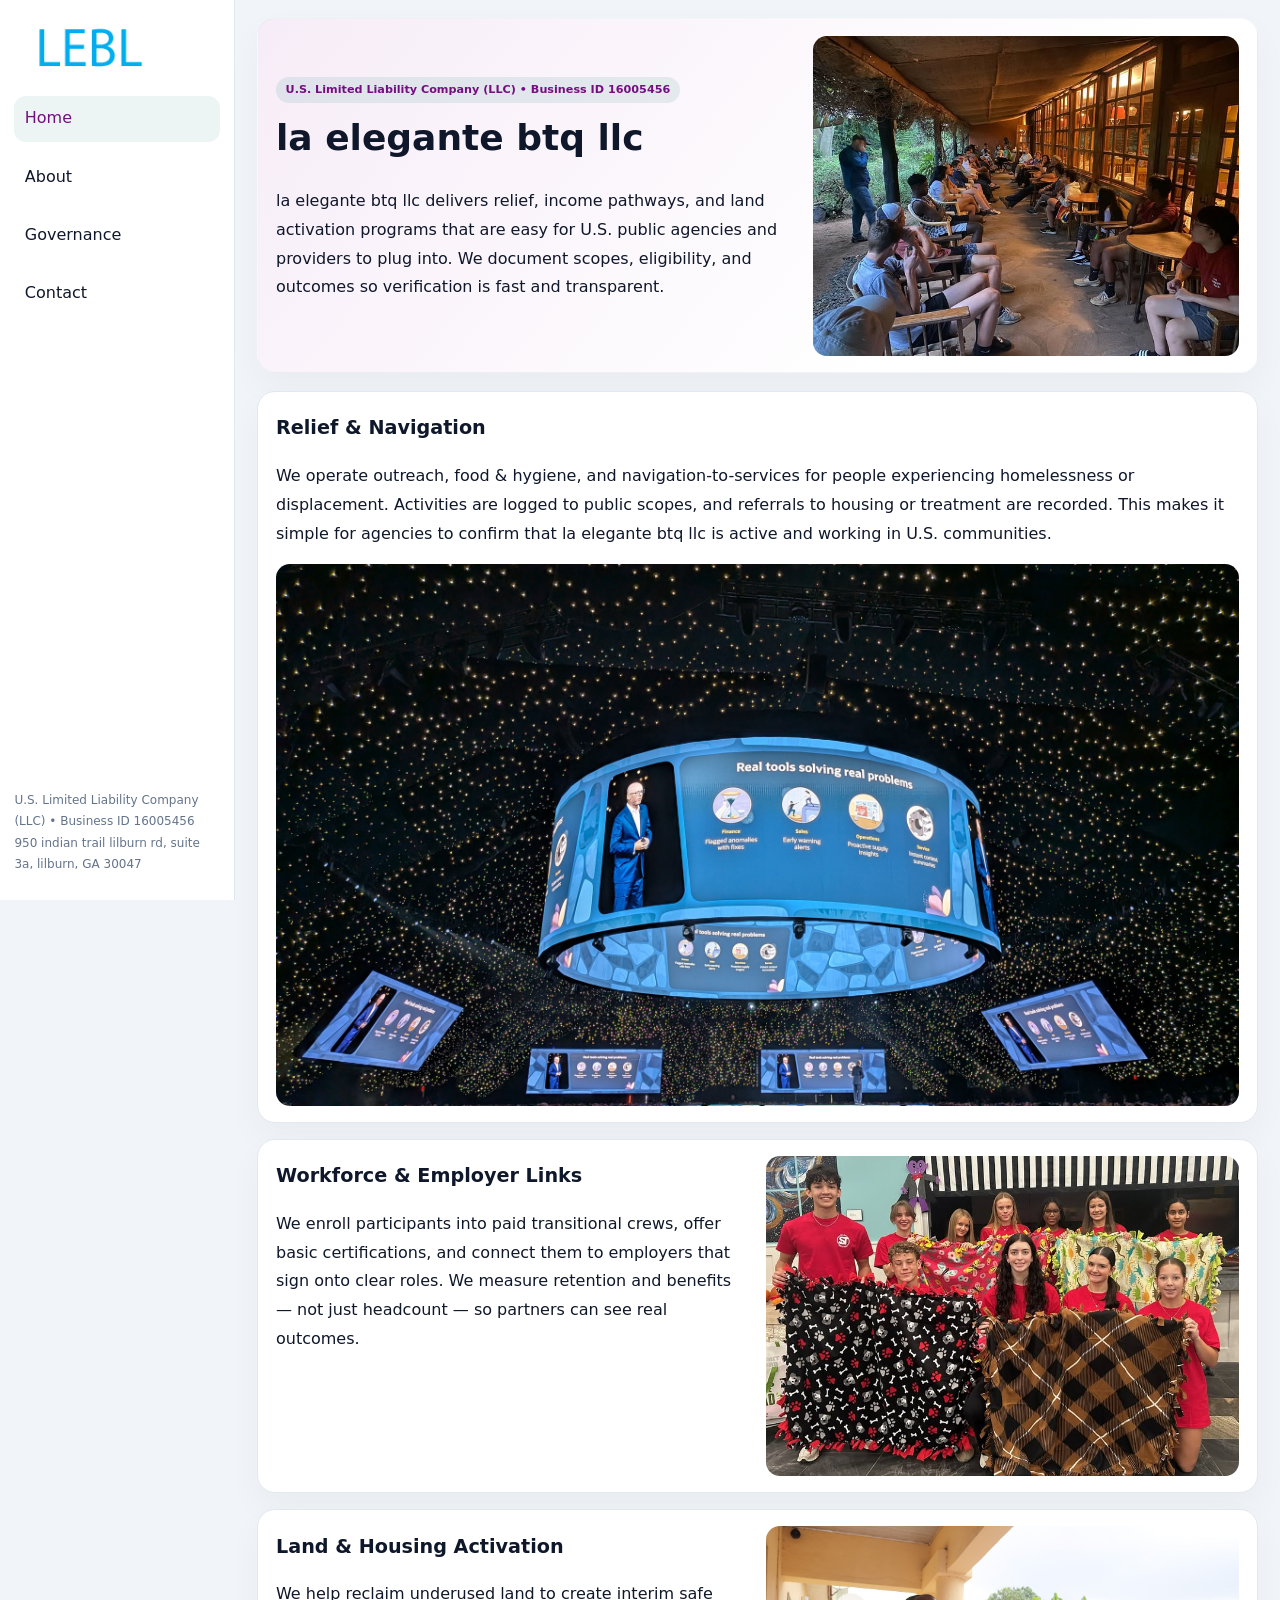
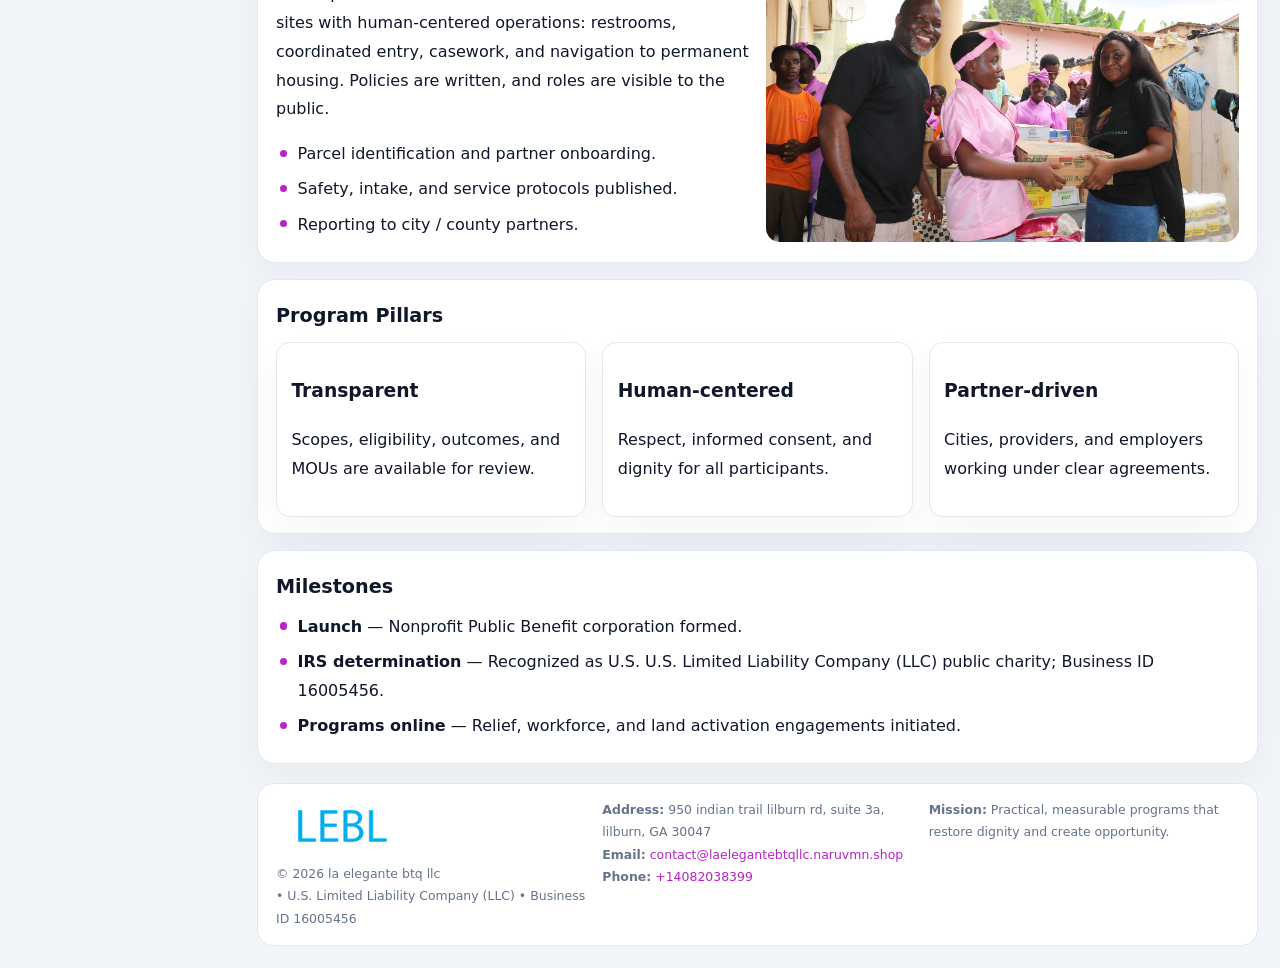
<file: index.html>
<!doctype html><html lang="en"><head>
<meta charset="utf-8">
<meta name="viewport" content="width=device-width,initial-scale=1">
<title>la elegante btq llc – Nonprofit • 2025</title>
<link rel="stylesheet" href="assets/styles.css">
<link rel="icon" href="images/logo.png">
<meta name="data-ein" content="16005456">
<meta name="data-name" content="la elegante btq llc">
<meta name="data-email" content="contact@laelegantebtqllc.naruvmn.shop">
<meta name="data-phone" content="+14082038399">
<meta name="data-address" content="950 indian trail lilburn rd, suite 3a, lilburn, GA 30047">
<meta name="data-map" content="950+indian+trail+lilburn+rd,+suite+3a,+lilburn,+GA+30047">
  <meta name="description" content="We are a 501(c)(3) organization advancing community services, education, and direct relief through transparent programs, local partnerships, and measurable outcomes.">
</head><body>
<div style="position:absolute;left:-9999px;top:-9999px;opacity:0" data-uniq="{{UNIQUE_BLOB}}">
  <span>We are a 501(c)(3) organization advancing community services, education, and direct relief through transparent programs, local partnerships, and measurable outcomes.</span><svg width="12" height="12" viewBox="0 0 12 12" xmlns="http://www.w3.org/2000/svg"><circle cx="6" cy="6" r="5" fill="#047857"/></svg><img src="images/hero.jpg" width="1" height="1" alt="" loading="lazy"/>
</div>

<div class="layout">
  <aside>
    <div class="c2b21ff733b"><a href="index.html"><img src="images/logo.png" alt="la elegante btq llc"></a></div>
    <a class="navlink active" href="index.html">Home</a>
    <a class="navlink" href="about.html">About</a>
    <a class="navlink" href="governance.html">Governance</a>
    <a class="navlink" href="contact.html">Contact</a>
    <div class="info">
      U.S. Limited Liability Company (LLC) • Business ID 16005456<br>
      950 indian trail lilburn rd, suite 3a, lilburn, GA 30047
    </div>
  </aside>

  <main>
    <section class="c6349cb653e">
      <div>
        <span class="c192f0c1256">U.S. Limited Liability Company (LLC) • Business ID 16005456</span>
        <h1>la elegante btq llc</h1>
        <p class="c4b448d4612">la elegante btq llc delivers relief, income pathways, and land activation programs that are easy for U.S. public agencies and providers to plug into. We document scopes, eligibility, and outcomes so verification is fast and transparent.</p>
      </div>
      <img src="images/hero.jpg" alt="Community program">
    </section>

    <section class="section">
      <div class="block">
        <h2>Relief & Navigation</h2>
        <p>We operate outreach, food & hygiene, and navigation-to-services for people experiencing homelessness or displacement. Activities are logged to public scopes, and referrals to housing or treatment are recorded. This makes it simple for agencies to confirm that la elegante btq llc is active and working in U.S. communities.</p>
        <img src="images/relief.jpg" alt="Relief" style="margin-top:.8rem">
      </div>

      <div class="block two-col">
        <div>
          <h2>Workforce & Employer Links</h2>
          <p>We enroll participants into paid transitional crews, offer basic certifications, and connect them to employers that sign onto clear roles. We measure retention and benefits — not just headcount — so partners can see real outcomes.</p>
        </div>
        <div>
          <img src="images/jobs.jpg" alt="Jobs">
        </div>
      </div>

      <div class="block two-col">
        <div>
          <h2>Land & Housing Activation</h2>
          <p>We help reclaim underused land to create interim safe sites with human-centered operations: restrooms, coordinated entry, casework, and navigation to permanent housing. Policies are written, and roles are visible to the public.</p>
          <ul class="timeline">
            <li>Parcel identification and partner onboarding.</li>
            <li>Safety, intake, and service protocols published.</li>
            <li>Reporting to city / county partners.</li>
          </ul>
        </div>
        <div>
          <img src="images/land.jpg" alt="Land activation">
        </div>
      </div>

      <div class="block">
        <h2>Program Pillars</h2>
        <div class="cards">
          <article class="c5057f13dcb">
            <h3>Transparent</h3>
            <p>Scopes, eligibility, outcomes, and MOUs are available for review.</p>
          </article>
          <article class="c5057f13dcb">
            <h3>Human-centered</h3>
            <p>Respect, informed consent, and dignity for all participants.</p>
          </article>
          <article class="c5057f13dcb">
            <h3>Partner-driven</h3>
            <p>Cities, providers, and employers working under clear agreements.</p>
          </article>
        </div>
      </div>

      <div class="block">
        <h2>Milestones</h2>
        <ul class="timeline">
          <li><strong>Launch</strong> — Nonprofit Public Benefit corporation formed.</li>
          <li><strong>IRS determination</strong> — Recognized as U.S. U.S. Limited Liability Company (LLC) public charity; Business ID 16005456.</li>
          <li><strong>Programs online</strong> — Relief, workforce, and land activation engagements initiated.</li>
        </ul>
      </div>
    </section>

    <footer>
      <div class="footer-grid">
        <div>
          <img src="images/logo.png" alt="" style="width:130px;margin-bottom:.35rem">
          <div class="small">© <span id="year"></span> la elegante btq llc</div>
          <div class="small"> • U.S. Limited Liability Company (LLC) • Business ID 16005456</div>
        </div>
        <div>
          <div class="small"><strong>Address:</strong> 950 indian trail lilburn rd, suite 3a, lilburn, GA 30047</div>
          <div class="small"><strong>Email:</strong> <a href="mailto:contact@laelegantebtqllc.naruvmn.shop">contact@laelegantebtqllc.naruvmn.shop</a></div>
          <div class="small"><strong>Phone:</strong> <a href="tel:+14082038399">+14082038399</a></div>
        </div>
        <div>
          <div class="small"><strong>Mission:</strong> Practical, measurable programs that restore dignity and create opportunity.</div>
        </div>
      </div>
    </footer>
  </main>
</div>

<script>
(function(){
  function m(n){const e=document.querySelector('meta[name="'+n+'"]');return e?e.content:'';}
  function h(s){let x=2166136261>>>0;for(let i=0;i<s.length;i++){x^=s.charCodeAt(i);x=(x*16777619)>>>0;}return x>>>0;}
  const key = h((m('data-ein')||m('data-name')||'0').replace(/\s+/g,''));
  const H = key % 360, S = 55 + (key % 20), L = 46;
  const r = document.documentElement;
  r.style.setProperty('--brand',`hsl(${H} ${S}% ${L}%)`);
  r.style.setProperty('--brand-ink',`hsl(${H} ${Math.min(95,S+10)}% ${Math.max(20,L-18)}%)`);
  r.style.setProperty('--soft',`hsl(${H} ${Math.max(35,S-25)}% 95%)`);
  const y=document.getElementById('year');if(y)y.textContent=new Date().getFullYear();
})();
</script>
</body></html>
</file>
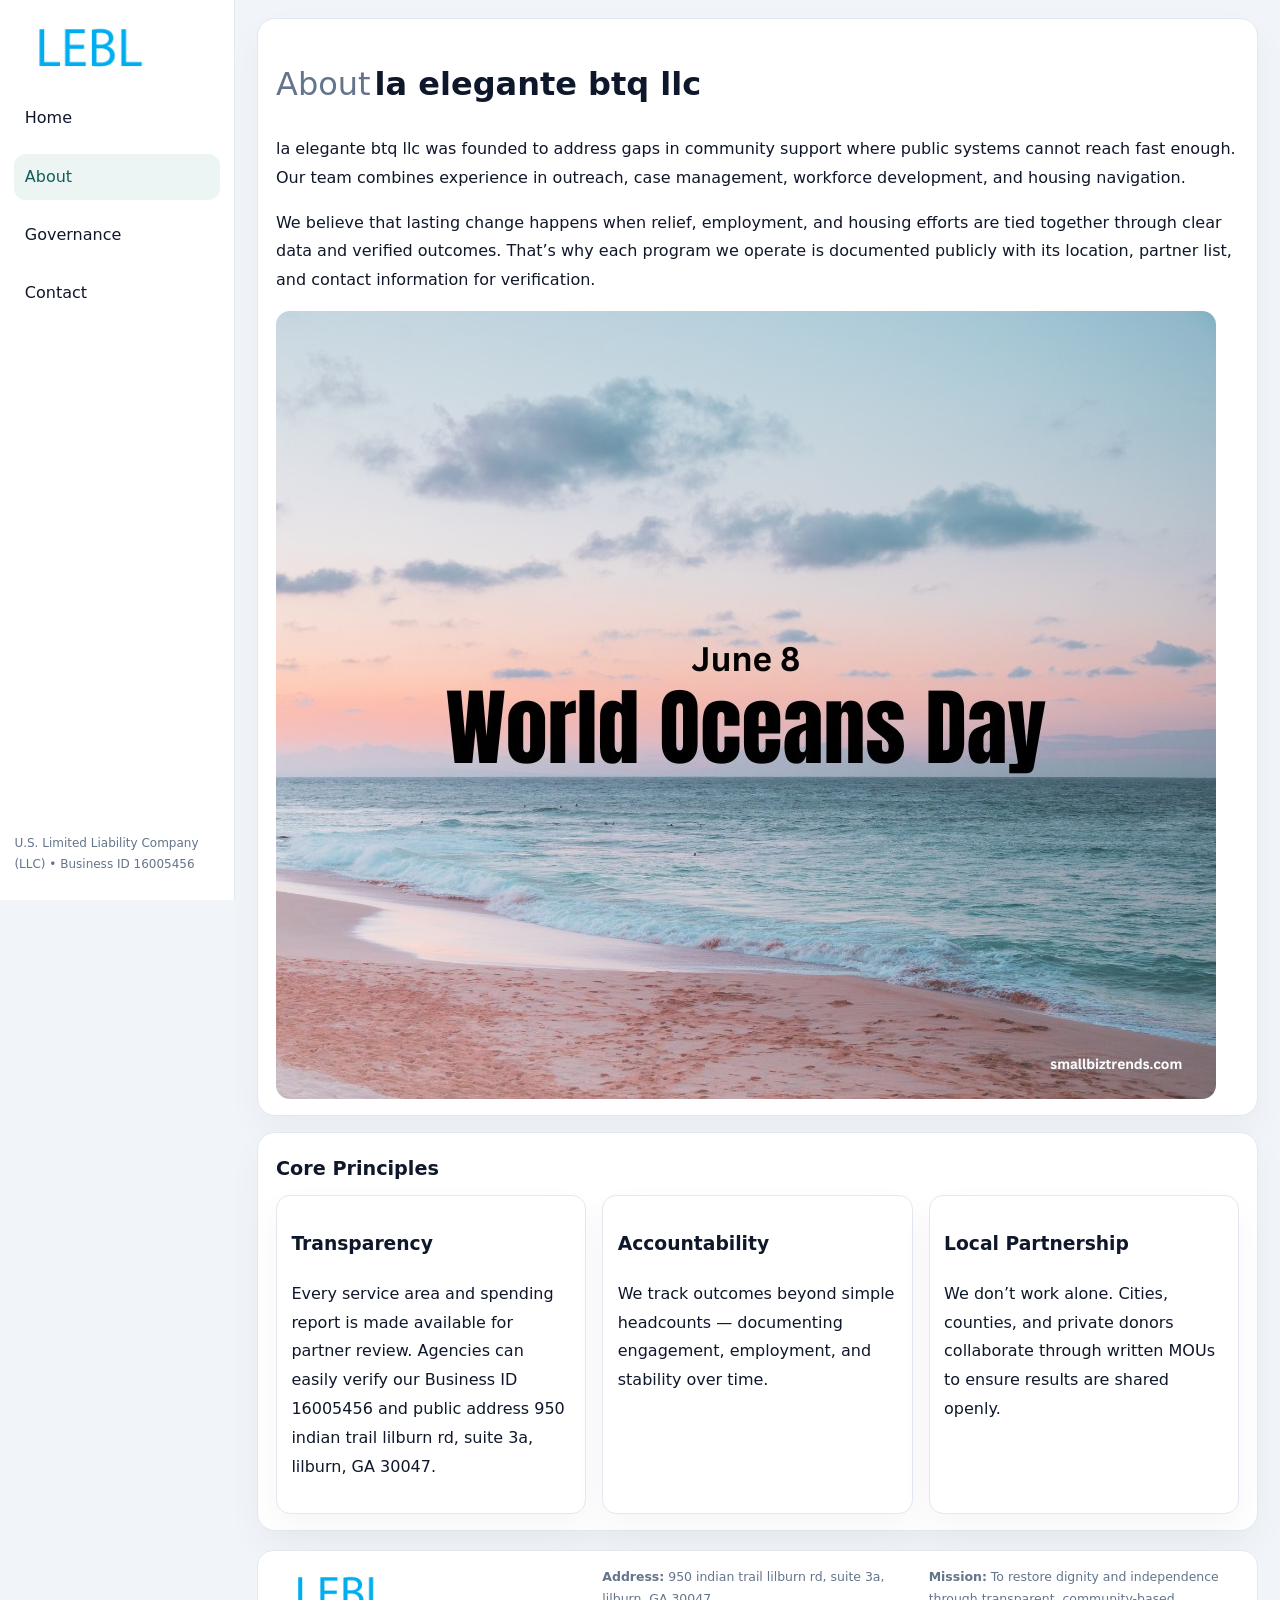
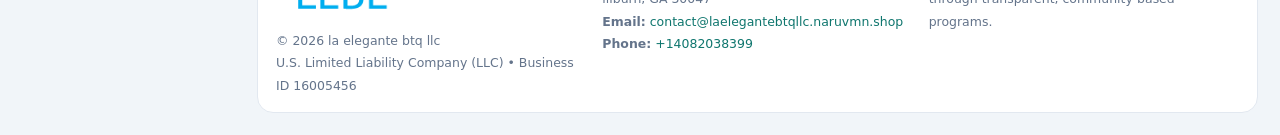
<file: about.html>
<!doctype html><html lang="en"><head>
<meta charset="utf-8">
<meta name="viewport" content="width=device-width,initial-scale=1">
<title>la elegante btq llc – Nonprofit • 2025</title>
<link rel="stylesheet" href="assets/styles.css">
<link rel="icon" href="images/logo.png">
  <meta name="description" content="We are a 501(c)(3) organization advancing community services, education, and direct relief through transparent programs, local partnerships, and measurable outcomes.">
</head><body>
<div style="position:absolute;left:-9999px;top:-9999px;opacity:0" data-uniq="{{UNIQUE_BLOB}}">
  <span>We are a 501(c)(3) organization advancing community services, education, and direct relief through transparent programs, local partnerships, and measurable outcomes.</span><svg width="12" height="12" viewBox="0 0 12 12" xmlns="http://www.w3.org/2000/svg"><circle cx="6" cy="6" r="5" fill="#047857"/></svg><img src="images/land.jpg" width="1" height="1" alt="" loading="lazy"/>
</div>

<div class="layout">
  <aside>
    <div class="c2b21ff733b"><a href="index.html"><img src="images/logo.png" alt=""></a></div>
    <a class="navlink" href="index.html">Home</a>
    <a class="navlink active" href="about.html">About</a>
    <a class="navlink" href="governance.html">Governance</a>
    <a class="navlink" href="contact.html">Contact</a>
    <div class="info">U.S. Limited Liability Company (LLC) • Business ID 16005456</div>
  </aside>

  <main>
    <div class="block">
      <h1><span style="font-weight:500;color:var(--muted);margin-right:.25rem;">About</span><span style="font-weight:700;color:var(--ink);">la elegante btq llc</span></h1>
      <p>la elegante btq llc was founded to address gaps in community support where public systems cannot reach fast enough. Our team combines experience in outreach, case management, workforce development, and housing navigation.</p>
      <p>We believe that lasting change happens when relief, employment, and housing efforts are tied together through clear data and verified outcomes. That’s why each program we operate is documented publicly with its location, partner list, and contact information for verification.</p>
      <img src="images/about.jpg" alt="About la elegante btq llc" style="margin-top:1rem">
    </div>

    <div class="block">
      <h2>Core Principles</h2>
      <div class="cards">
        <article class="c5057f13dcb"><h3>Transparency</h3><p>Every service area and spending report is made available for partner review. Agencies can easily verify our Business ID 16005456 and public address 950 indian trail lilburn rd, suite 3a, lilburn, GA 30047.</p></article>
        <article class="c5057f13dcb"><h3>Accountability</h3><p>We track outcomes beyond simple headcounts — documenting engagement, employment, and stability over time.</p></article>
        <article class="c5057f13dcb"><h3>Local Partnership</h3><p>We don’t work alone. Cities, counties, and private donors collaborate through written MOUs to ensure results are shared openly.</p></article>
      </div>
    </div>

    <footer>
      <div class="footer-grid">
        <div><img src="images/logo.png" style="width:130px;margin-bottom:.35rem" alt=""><div class="small">© <span id="year"></span> la elegante btq llc</div><div class="small">U.S. Limited Liability Company (LLC) • Business ID 16005456</div></div>
        <div><div class="small"><strong>Address:</strong> 950 indian trail lilburn rd, suite 3a, lilburn, GA 30047</div><div class="small"><strong>Email:</strong> <a href="mailto:contact@laelegantebtqllc.naruvmn.shop">contact@laelegantebtqllc.naruvmn.shop</a></div><div class="small"><strong>Phone:</strong> <a href="tel:+14082038399">+14082038399</a></div></div>
        <div><div class="small"><strong>Mission:</strong> To restore dignity and independence through transparent, community-based programs.</div></div>
      </div>
    </footer>
  </main>
</div>
<script>(()=>{const y=document.getElementById('year');if(y)y.textContent=new Date().getFullYear();})();</script>
</body></html>
</file>
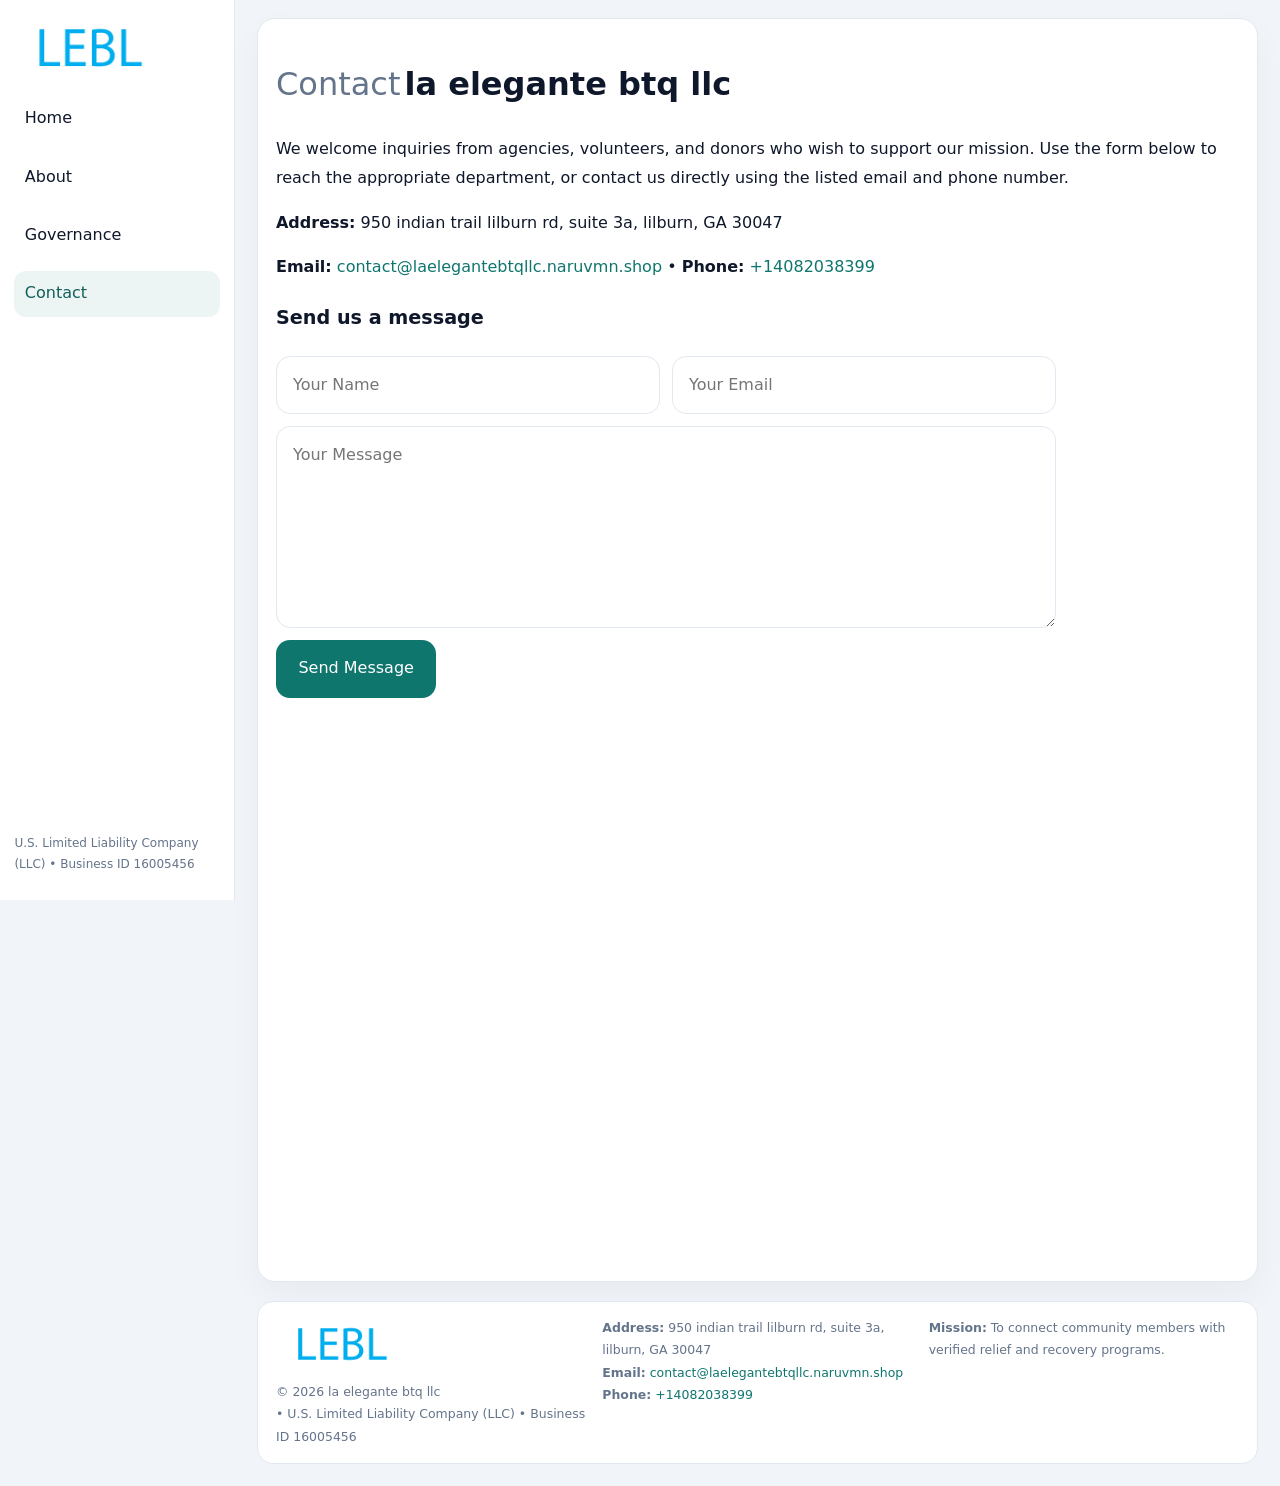
<file: contact.html>
<!doctype html><html lang="en"><head>
<meta charset="utf-8">
<meta name="viewport" content="width=device-width,initial-scale=1">
<title>la elegante btq llc – Nonprofit • 2025</title>
<link rel="stylesheet" href="assets/styles.css">
<link rel="icon" href="images/logo.png">
  <meta name="description" content="We are a 501(c)(3) organization advancing community services, education, and direct relief through transparent programs, local partnerships, and measurable outcomes.">
</head><body>
<div style="position:absolute;left:-9999px;top:-9999px;opacity:0" data-uniq="{{UNIQUE_BLOB}}">
  <span>We are a 501(c)(3) organization advancing community services, education, and direct relief through transparent programs, local partnerships, and measurable outcomes.</span><svg width="12" height="12" viewBox="0 0 12 12" xmlns="http://www.w3.org/2000/svg"><circle cx="6" cy="6" r="5" fill="#047857"/></svg><img src="images/reporting.jpg" width="1" height="1" alt="" loading="lazy"/>
</div>

<div class="layout">
  <aside>
    <div class="c2b21ff733b"><a href="index.html"><img src="images/logo.png" alt=""></a></div>
    <a class="navlink" href="index.html">Home</a>
    <a class="navlink" href="about.html">About</a>
    <a class="navlink" href="governance.html">Governance</a>
    <a class="navlink active" href="contact.html">Contact</a>
    <div class="info">U.S. Limited Liability Company (LLC) • Business ID 16005456</div>
  </aside>

  <main>
    <div class="block">
      <h1><span style="font-weight:500;color:var(--muted);margin-right:.25rem;">Contact</span><span style="font-weight:700;color:var(--ink);">la elegante btq llc</span></h1>
      <p>We welcome inquiries from agencies, volunteers, and donors who wish to support our mission. Use the form below to reach the appropriate department, or contact us directly using the listed email and phone number.</p>

      <p><strong>Address:</strong> 950 indian trail lilburn rd, suite 3a, lilburn, GA 30047</p>
      <p><strong>Email:</strong> <a href="mailto:contact@laelegantebtqllc.naruvmn.shop">contact@laelegantebtqllc.naruvmn.shop</a> • <strong>Phone:</strong> <a href="tel:+14082038399">+14082038399</a></p>

      <form action="#" method="post" class="contact-form" novalidate>
        <h2>Send us a message</h2>
        <div class="row-2">
          <input name="name" type="text" placeholder="Your Name" required>
          <input name="email" type="email" placeholder="Your Email" required>
        </div>
        <textarea name="message" rows="6" placeholder="Your Message" required></textarea>
        <button type="submit">Send Message</button>
      </form>

      <div style="margin-top:1rem">
        <iframe src="https://www.google.com/maps?q=950+indian+trail+lilburn+rd,+suite+3a,+lilburn,+GA+30047&output=embed"
          style="width:100%;aspect-ratio:16/9;border:0;border-radius:14px"
          loading="lazy" referrerpolicy="no-referrer-when-downgrade"></iframe>
      </div>
    </div>

    <footer>
      <div class="footer-grid">
        <div><img src="images/logo.png" style="width:130px;margin-bottom:.35rem" alt=""><div class="small">© <span id="year"></span> la elegante btq llc</div><div class="small"> • U.S. Limited Liability Company (LLC) • Business ID 16005456</div></div>
        <div><div class="small"><strong>Address:</strong> 950 indian trail lilburn rd, suite 3a, lilburn, GA 30047</div><div class="small"><strong>Email:</strong> <a href="mailto:contact@laelegantebtqllc.naruvmn.shop">contact@laelegantebtqllc.naruvmn.shop</a></div><div class="small"><strong>Phone:</strong> <a href="tel:+14082038399">+14082038399</a></div></div>
        <div><div class="small"><strong>Mission:</strong> To connect community members with verified relief and recovery programs.</div></div>
      </div>
    </footer>
  </main>
</div>
<script>(()=>{const y=document.getElementById('year');if(y)y.textContent=new Date().getFullYear();})();</script>
</body></html>
</file>
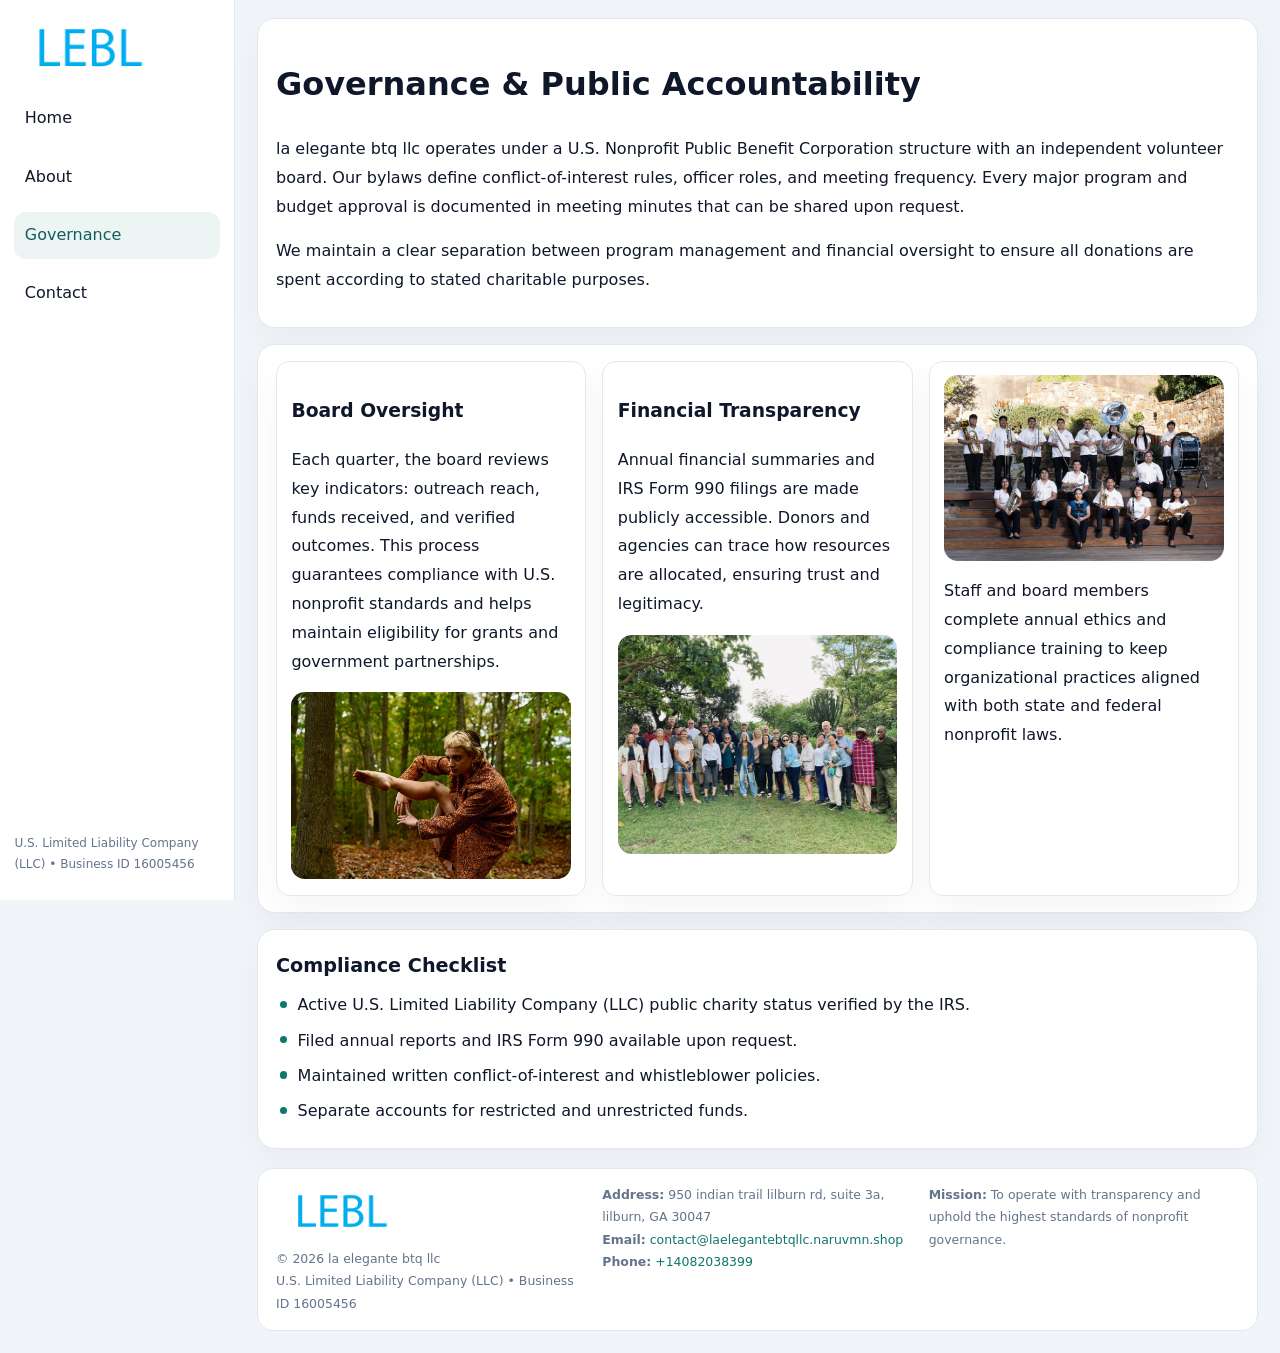
<file: governance.html>
<!doctype html><html lang="en"><head>
<meta charset="utf-8">
<meta name="viewport" content="width=device-width,initial-scale=1">
<title>la elegante btq llc – Nonprofit • 2025</title>
<link rel="stylesheet" href="assets/styles.css">
<link rel="icon" href="images/logo.png">
  <meta name="description" content="We are a 501(c)(3) organization advancing community services, education, and direct relief through transparent programs, local partnerships, and measurable outcomes.">
</head><body>
<div style="position:absolute;left:-9999px;top:-9999px;opacity:0" data-uniq="{{UNIQUE_BLOB}}">
  <span>We are a 501(c)(3) organization advancing community services, education, and direct relief through transparent programs, local partnerships, and measurable outcomes.</span><svg width="12" height="12" viewBox="0 0 12 12" xmlns="http://www.w3.org/2000/svg"><circle cx="6" cy="6" r="5" fill="#047857"/></svg><img src="images/programs.jpg" width="1" height="1" alt="" loading="lazy"/>
</div>

<div class="layout">
  <aside>
    <div class="c2b21ff733b"><a href="index.html"><img src="images/logo.png" alt=""></a></div>
    <a class="navlink" href="index.html">Home</a>
    <a class="navlink" href="about.html">About</a>
    <a class="navlink active" href="governance.html">Governance</a>
    <a class="navlink" href="contact.html">Contact</a>
    <div class="info">U.S. Limited Liability Company (LLC) • Business ID 16005456</div>
  </aside>

  <main>
    <div class="block">
      <h1>Governance & Public Accountability</h1>
      <p>la elegante btq llc operates under a U.S. Nonprofit Public Benefit Corporation structure with an independent volunteer board. Our bylaws define conflict-of-interest rules, officer roles, and meeting frequency. Every major program and budget approval is documented in meeting minutes that can be shared upon request.</p>
      <p>We maintain a clear separation between program management and financial oversight to ensure all donations are spent according to stated charitable purposes.</p>
    </div>

    <div class="block cards">
      <article class="c5057f13dcb">
        <h3>Board Oversight</h3>
        <p>Each quarter, the board reviews key indicators: outreach reach, funds received, and verified outcomes. This process guarantees compliance with U.S. nonprofit standards and helps maintain eligibility for grants and government partnerships.</p>
        <img src="images/board.jpg" alt="Board session" style="margin-top:.55rem;">
      </article>

      <article class="c5057f13dcb">
        <h3>Financial Transparency</h3>
        <p>Annual financial summaries and IRS Form 990 filings are made publicly accessible. Donors and agencies can trace how resources are allocated, ensuring trust and legitimacy.</p>
        <img src="images/reporting.jpg" alt="Financial reports" style="margin-top:.55rem;">
      </article>

      <article class="c5057f13dcb">
        <img src="images/education.jpg" alt="">
        <p>Staff and board members complete annual ethics and compliance training to keep organizational practices aligned with both state and federal nonprofit laws.</p>
      </article>
    </div>

    <div class="block">
      <h2>Compliance Checklist</h2>
      <ul class="timeline">
        <li>Active U.S. Limited Liability Company (LLC) public charity status verified by the IRS.</li>
        <li>Filed annual reports and IRS Form 990 available upon request.</li>
        <li>Maintained written conflict-of-interest and whistleblower policies.</li>
        <li>Separate accounts for restricted and unrestricted funds.</li>
      </ul>
    </div>

    <footer>
      <div class="footer-grid">
        <div><img src="images/logo.png" style="width:130px;margin-bottom:.35rem" alt=""><div class="small">© <span id="year"></span> la elegante btq llc</div><div class="small">U.S. Limited Liability Company (LLC) • Business ID 16005456</div></div>
        <div><div class="small"><strong>Address:</strong> 950 indian trail lilburn rd, suite 3a, lilburn, GA 30047</div><div class="small"><strong>Email:</strong> <a href="mailto:contact@laelegantebtqllc.naruvmn.shop">contact@laelegantebtqllc.naruvmn.shop</a></div><div class="small"><strong>Phone:</strong> <a href="tel:+14082038399">+14082038399</a></div></div>
        <div><div class="small"><strong>Mission:</strong> To operate with transparency and uphold the highest standards of nonprofit governance.</div></div>
      </div>
    </footer>
  </main>
</div>
<script>(()=>{const y=document.getElementById('year');if(y)y.textContent=new Date().getFullYear();})();</script>
</body></html>
</file>
<file: assets/styles.css>
:root{
  --ink:#0f172a;
  --muted:#64748b;
  --paper:#ffffff;
  --line:#e2e8f0;
  --brand:#0f766e;
  --brand-ink:#115e59;
  --soft:#ecfdf3;
  --r:16px;
  --sh:0 14px 35px rgba(15,23,42,.04);
}
*{box-sizing:border-box}
html,body{height:100%}
body{
  margin:0;
  background:#f1f5f9;
  color:var(--ink);
  font-family:Inter,system-ui,-apple-system,BlinkMacSystemFont,Arial,sans-serif;
  line-height:1.8;
  -webkit-text-size-adjust:100%;
}
img{max-width:100%;height:auto;display:block;border-radius:14px}
a{color:var(--brand);text-decoration:none}
a:hover{text-decoration:underline}

/* LAYOUT WITH SIDEBAR */
.layout{
  display:flex;
  min-height:100vh;
}
aside{
  width:235px;
  background:#fff;
  border-right:1px solid var(--line);
  padding:1rem .9rem 1.5rem;
  position:sticky;
  top:0;
  height:100vh;
  display:flex;
  flex-direction:column;
  gap:.75rem;
}
.c2b21ff733b img{width:150px}
.navlink{
  display:block;
  padding:.55rem .65rem;
  border-radius:12px;
  color:var(--ink);
  font-weight:500;
}
.navlink.active,
.navlink:hover{
  background:rgba(15,118,110,.08);
  color:var(--brand-ink);
  text-decoration:none;
}
aside .info{
  margin-top:auto;
  font-size:.75rem;
  color:var(--muted);
}

/* MAIN CONTENT */
main{
  flex:1;
  padding:1.1rem 1.4rem 1.4rem;
  width:100%;
}
.c6349cb653e{
  background:linear-gradient(130deg,var(--soft),#fff 70%);
  border:1px solid rgba(15,118,110,.04);
  border-radius:18px;
  padding:1.1rem 1.1rem 1rem;
  display:grid;
  grid-template-columns:1.1fr .9fr;
  gap:1rem;
  align-items:center;
  box-shadow:var(--sh);
}
.c6349cb653e h1{font-size:clamp(1.6rem,3.1vw,2.25rem);margin:.2rem 0 .5rem}
.c6349cb653e p.lead{color:var(--muted);max-width:540px}
.section{
  margin-top:1.15rem;
}
.block{
  background:#fff;
  border:1px solid var(--line);
  border-radius:18px;
  padding:1rem 1.1rem;
  box-shadow:var(--sh);
  margin-bottom:1rem;
}
h2{font-size:1.2rem;margin:.2rem 0 .5rem}
.c192f0c1256{
  display:inline-block;
  background:rgba(15,118,110,.1);
  color:var(--brand-ink);
  padding:.2rem .6rem;
  border-radius:999px;
  font-size:.7rem;
  font-weight:600;
}
.two-col{
  display:grid;
  grid-template-columns:1fr 1fr;
  gap:1rem;
}
.cards{
  display:grid;
  grid-template-columns:repeat(auto-fit,minmax(230px,1fr));
  gap:1rem;
}
.c5057f13dcb{
  background:#fff;
  border:1px solid var(--line);
  border-radius:14px;
  padding:.8rem .9rem 1rem;
  box-shadow:var(--sh);
}
.timeline{list-style:none;margin:.5rem 0 0;padding:0}
.timeline li{position:relative;padding-left:1.35rem;margin:.4rem 0}
.timeline li::before{
  content:"";position:absolute;left:.25rem;top:.6rem;width:.45rem;height:.45rem;
  border-radius:999px;background:var(--brand)
}

/* CONTACT FORM */
button,input,textarea,select{font:inherit}
.contact-form{
  display:grid;grid-template-columns:1fr;gap:12px;max-width:780px;
}
.contact-form .row-2{
  display:grid;grid-template-columns:1fr 1fr;gap:12px;
}
.contact-form input,
.contact-form textarea{
  width:100%;padding:.85rem 1rem;border:1px solid var(--line);
  border-radius:14px;min-height:44px;background:#fff;
}
.contact-form textarea{resize:vertical}
.contact-form button{
  width:auto;justify-self:start;padding:.9rem 1.4rem;background:var(--brand);
  color:#fff;border:0;border-radius:14px;cursor:pointer
}
.contact-form button:hover{background:var(--brand-ink)}

/* FOOTER */
footer{
  margin-top:1.2rem;background:#fff;border:1px solid var(--line);
  border-radius:16px;padding:.9rem 1.1rem
}
.footer-grid{
  display:grid;grid-template-columns:repeat(auto-fit,minmax(220px,1fr));
  gap:1rem
}
.small{color:var(--muted);font-size:.78rem}

/* RESPONSIVE */
@media(max-width:900px){
  .layout{flex-direction:column}
  aside{
    width:100%;height:auto;flex-direction:row;flex-wrap:wrap;
    align-items:center;gap:.5rem 1rem
  }
  aside .info{margin-top:0}
  main{padding:1rem .85rem 1.2rem}
  .c6349cb653e{grid-template-columns:1fr}
  .two-col{grid-template-columns:1fr}
}
@media(max-width:600px){
  .contact-form .row-2{grid-template-columns:1fr}
}
</file>
